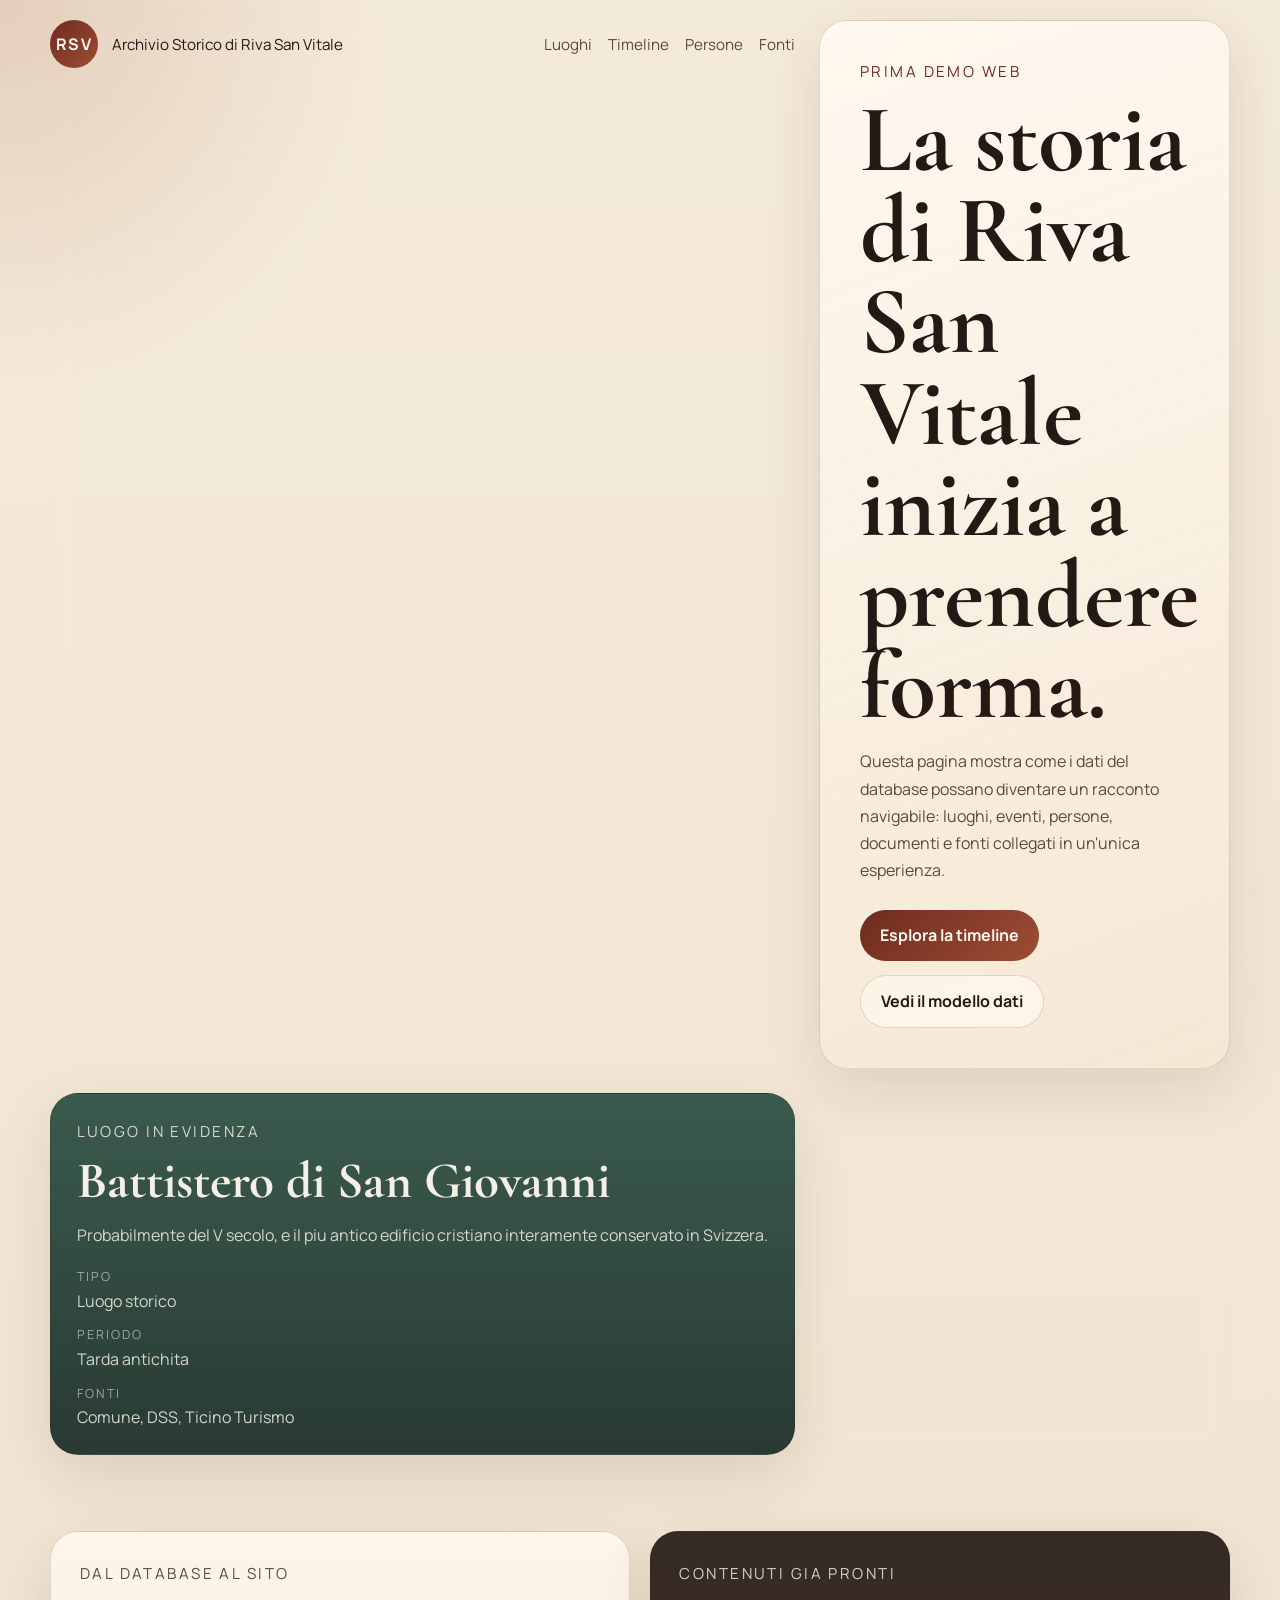
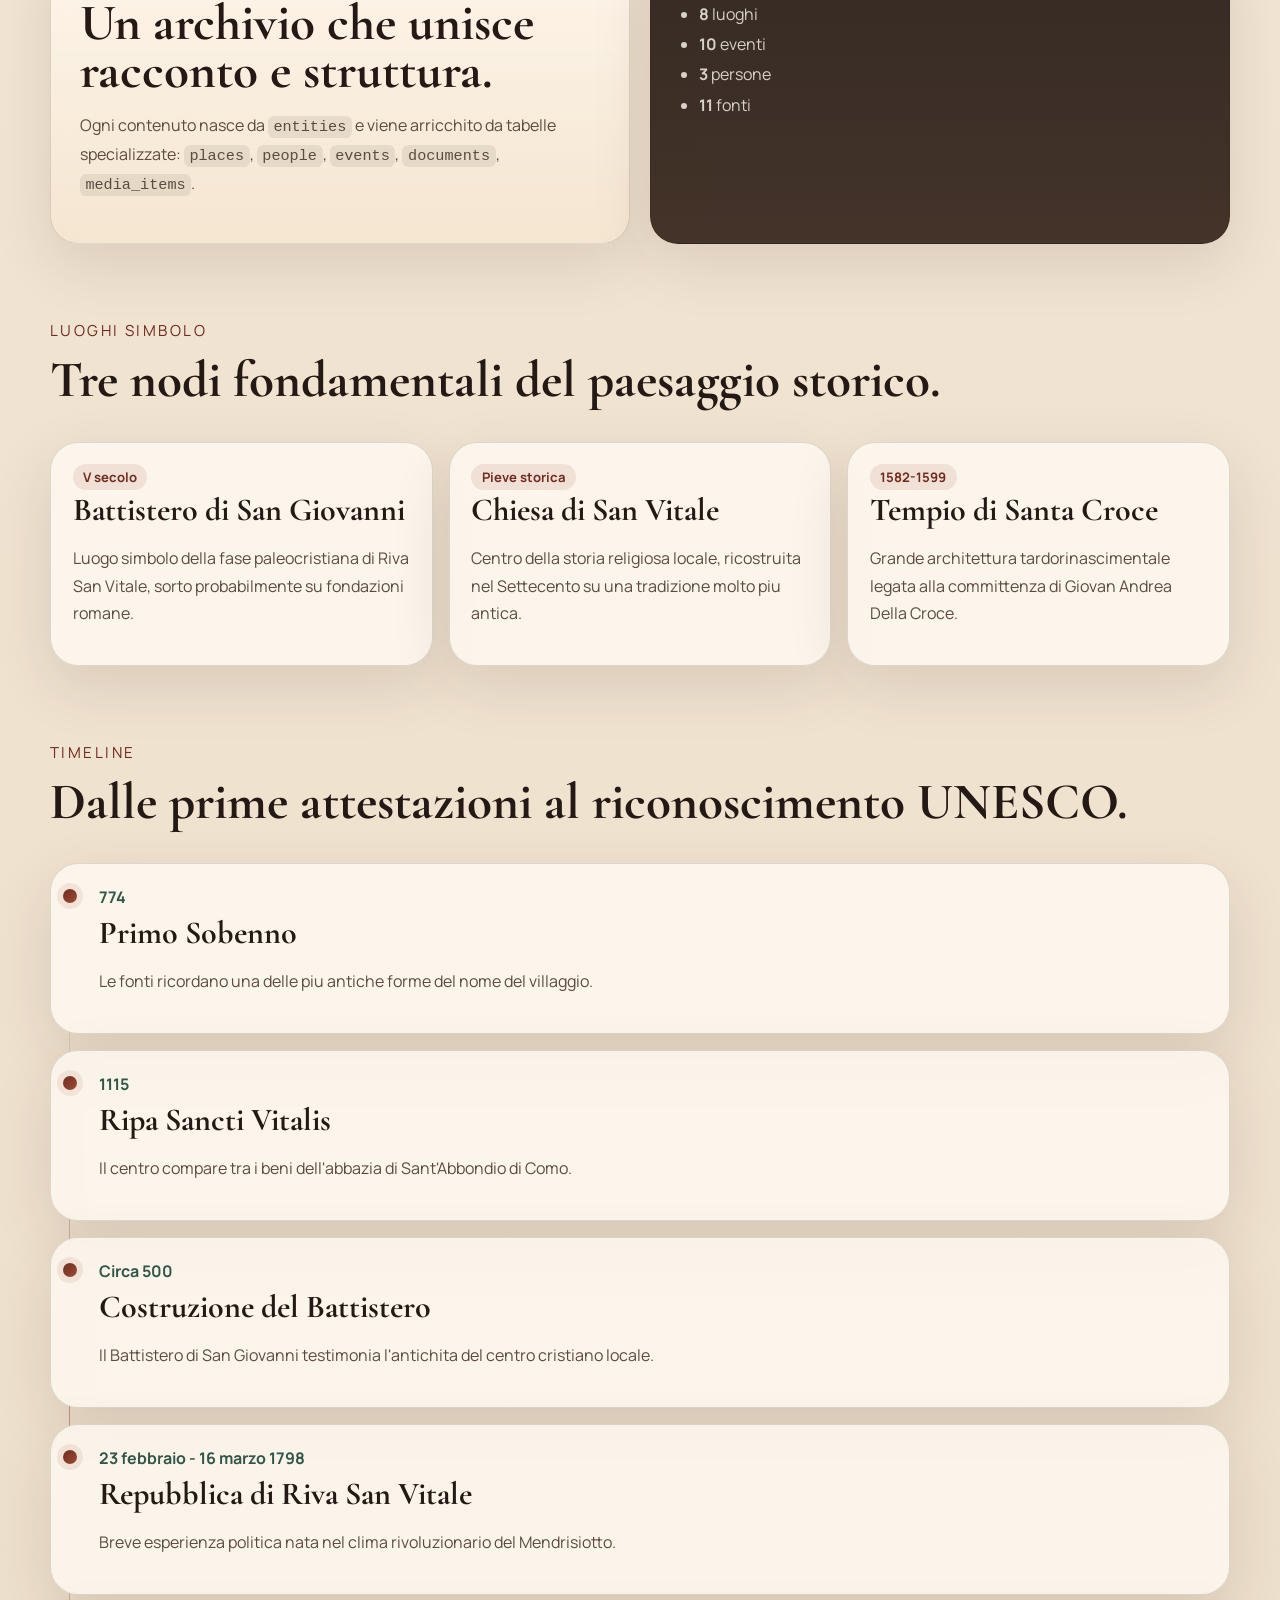
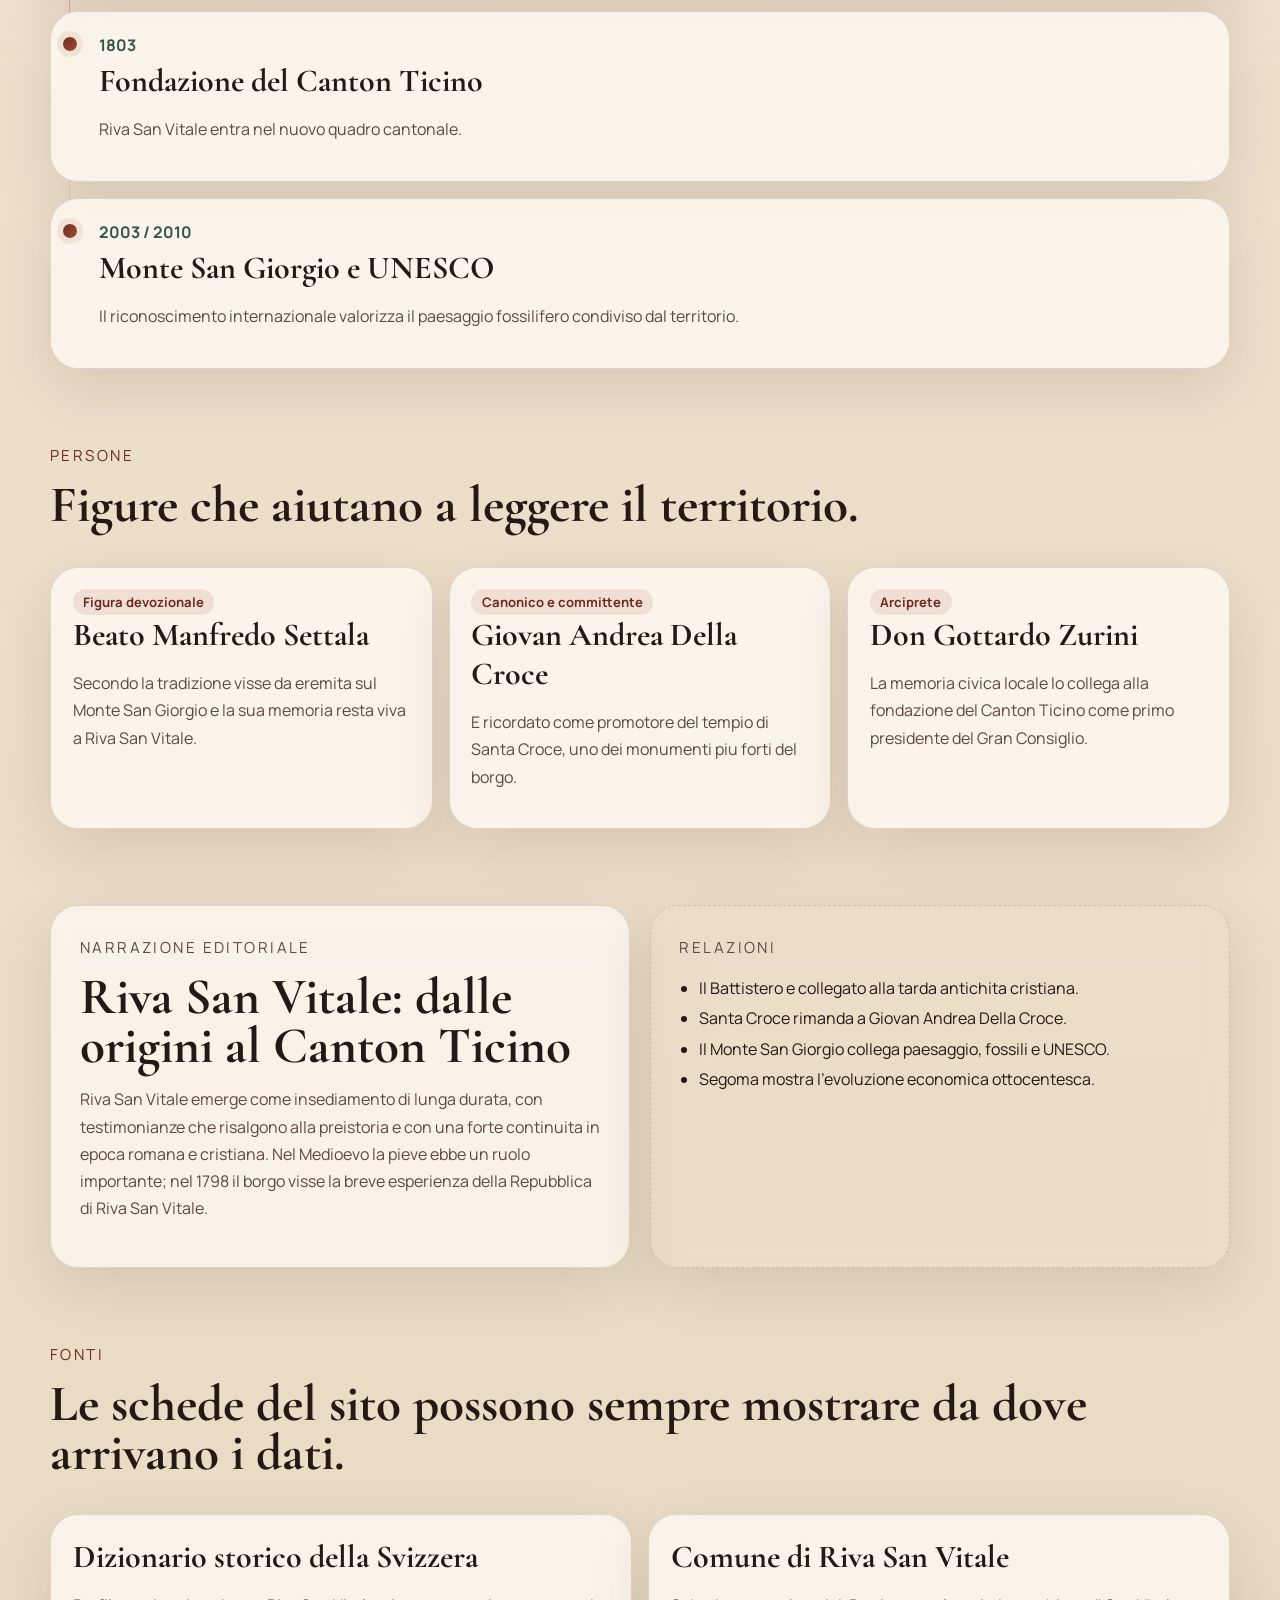
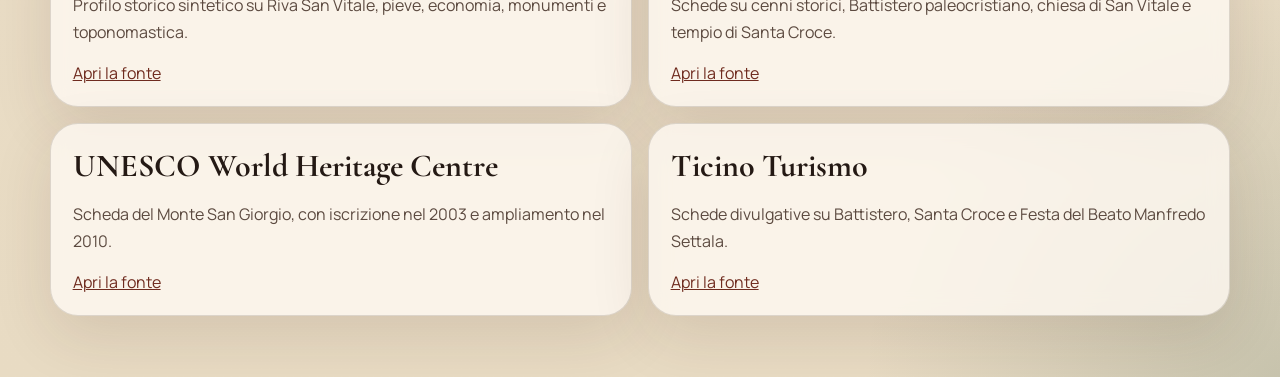
<file: web/index.html>
<!DOCTYPE html>
<html lang="it">
<head>
  <meta charset="UTF-8">
  <meta name="viewport" content="width=device-width, initial-scale=1.0">
  <title>Riva San Vitale | Demo Storica</title>
  <link rel="preconnect" href="https://fonts.googleapis.com">
  <link rel="preconnect" href="https://fonts.gstatic.com" crossorigin>
  <link href="https://fonts.googleapis.com/css2?family=Cormorant+Garamond:wght@500;600;700&family=Manrope:wght@400;500;600;700&display=swap" rel="stylesheet">
  <link rel="stylesheet" href="styles.css">
</head>
<body>
  <div class="page-shell">
    <header class="hero">
      <nav class="topbar">
        <div class="brand">
          <span class="brand-mark">RSV</span>
          <span class="brand-text">Archivio Storico di Riva San Vitale</span>
        </div>
        <div class="topbar-links">
          <a href="#luoghi">Luoghi</a>
          <a href="#timeline">Timeline</a>
          <a href="#persone">Persone</a>
          <a href="#fonti">Fonti</a>
        </div>
      </nav>

      <section class="hero-copy">
        <p class="eyebrow">Prima demo web</p>
        <h1>La storia di Riva San Vitale inizia a prendere forma.</h1>
        <p class="hero-lead">
          Questa pagina mostra come i dati del database possano diventare un racconto navigabile:
          luoghi, eventi, persone, documenti e fonti collegati in un'unica esperienza.
        </p>
        <div class="hero-actions">
          <a class="button button-primary" href="#timeline">Esplora la timeline</a>
          <a class="button button-secondary" href="#database-preview">Vedi il modello dati</a>
        </div>
      </section>

      <aside class="hero-card">
        <p class="hero-card-label">Luogo in evidenza</p>
        <h2>Battistero di San Giovanni</h2>
        <p>
          Probabilmente del V secolo, e il piu antico edificio cristiano interamente conservato in Svizzera.
        </p>
        <dl>
          <div>
            <dt>Tipo</dt>
            <dd>Luogo storico</dd>
          </div>
          <div>
            <dt>Periodo</dt>
            <dd>Tarda antichita</dd>
          </div>
          <div>
            <dt>Fonti</dt>
            <dd>Comune, DSS, Ticino Turismo</dd>
          </div>
        </dl>
      </aside>
    </header>

    <main>
      <section class="section intro-grid" id="database-preview">
        <article class="panel panel-warm">
          <p class="eyebrow">Dal database al sito</p>
          <h2>Un archivio che unisce racconto e struttura.</h2>
          <p>
            Ogni contenuto nasce da <code>entities</code> e viene arricchito da tabelle specializzate:
            <code>places</code>, <code>people</code>, <code>events</code>, <code>documents</code>, <code>media_items</code>.
          </p>
        </article>
        <article class="panel panel-dark">
          <p class="eyebrow">Contenuti gia pronti</p>
          <ul class="stat-list">
            <li><strong>8</strong> luoghi</li>
            <li><strong>10</strong> eventi</li>
            <li><strong>3</strong> persone</li>
            <li><strong>11</strong> fonti</li>
          </ul>
        </article>
      </section>

      <section class="section" id="luoghi">
        <div class="section-heading">
          <p class="eyebrow">Luoghi simbolo</p>
          <h2>Tre nodi fondamentali del paesaggio storico.</h2>
        </div>
        <div class="card-grid" id="places-grid"></div>
      </section>

      <section class="section timeline-section" id="timeline">
        <div class="section-heading">
          <p class="eyebrow">Timeline</p>
          <h2>Dalle prime attestazioni al riconoscimento UNESCO.</h2>
        </div>
        <div class="timeline" id="timeline-list"></div>
      </section>

      <section class="section" id="persone">
        <div class="section-heading">
          <p class="eyebrow">Persone</p>
          <h2>Figure che aiutano a leggere il territorio.</h2>
        </div>
        <div class="people-grid" id="people-grid"></div>
      </section>

      <section class="section split-layout">
        <article class="panel panel-plain">
          <p class="eyebrow">Narrazione editoriale</p>
          <h2>Riva San Vitale: dalle origini al Canton Ticino</h2>
          <p>
            Riva San Vitale emerge come insediamento di lunga durata, con testimonianze che risalgono alla
            preistoria e con una forte continuita in epoca romana e cristiana. Nel Medioevo la pieve ebbe un
            ruolo importante; nel 1798 il borgo visse la breve esperienza della Repubblica di Riva San Vitale.
          </p>
        </article>
        <article class="panel panel-outline">
          <p class="eyebrow">Relazioni</p>
          <ul class="link-list">
            <li>Il Battistero e collegato alla tarda antichita cristiana.</li>
            <li>Santa Croce rimanda a Giovan Andrea Della Croce.</li>
            <li>Il Monte San Giorgio collega paesaggio, fossili e UNESCO.</li>
            <li>Segoma mostra l'evoluzione economica ottocentesca.</li>
          </ul>
        </article>
      </section>

      <section class="section" id="fonti">
        <div class="section-heading">
          <p class="eyebrow">Fonti</p>
          <h2>Le schede del sito possono sempre mostrare da dove arrivano i dati.</h2>
        </div>
        <div class="sources-list" id="sources-list"></div>
      </section>
    </main>
  </div>

  <script src="app.js"></script>
</body>
</html>
</file>
<file: web/styles.css>
:root {
  --bg: #efe2cf;
  --bg-alt: #e3d2b7;
  --panel: rgba(255, 249, 240, 0.72);
  --panel-strong: #f8efe1;
  --ink: #241914;
  --muted: #5c4a40;
  --line: rgba(36, 25, 20, 0.14);
  --accent: #9d4d34;
  --accent-dark: #6f2b1f;
  --forest: #325547;
  --shadow: 0 20px 60px rgba(63, 37, 24, 0.12);
}

* {
  box-sizing: border-box;
}

html {
  scroll-behavior: smooth;
}

body {
  margin: 0;
  color: var(--ink);
  background:
    radial-gradient(circle at top left, rgba(157, 77, 52, 0.18), transparent 24rem),
    radial-gradient(circle at bottom right, rgba(50, 85, 71, 0.18), transparent 26rem),
    linear-gradient(180deg, #f4ead9 0%, var(--bg) 46%, #e8dbc3 100%);
  font-family: "Manrope", sans-serif;
}

.page-shell {
  width: min(1180px, calc(100% - 2rem));
  margin: 0 auto;
  padding: 1.25rem 0 4rem;
}

.topbar,
.hero,
.panel,
.place-card,
.person-card,
.timeline-item,
.source-card {
  backdrop-filter: blur(10px);
}

.topbar {
  display: flex;
  justify-content: space-between;
  align-items: center;
  gap: 1rem;
  margin-bottom: 3rem;
}

.brand {
  display: flex;
  align-items: center;
  gap: 0.85rem;
}

.brand-mark {
  display: inline-grid;
  place-items: center;
  width: 3rem;
  height: 3rem;
  border-radius: 999px;
  background: linear-gradient(135deg, var(--accent-dark), var(--accent));
  color: #fff7ef;
  font-weight: 700;
  letter-spacing: 0.08em;
}

.brand-text,
.topbar-links a,
.eyebrow,
.hero-card-label,
code {
  font-size: 0.95rem;
}

.topbar-links {
  display: flex;
  gap: 1rem;
  flex-wrap: wrap;
}

.topbar-links a {
  color: var(--muted);
  text-decoration: none;
}

.hero {
  display: grid;
  grid-template-columns: minmax(0, 1.45fr) minmax(290px, 0.8fr);
  gap: 1.5rem;
  align-items: start;
}

.hero-copy,
.hero-card,
.panel,
.place-card,
.person-card,
.timeline-item,
.source-card {
  border: 1px solid var(--line);
  border-radius: 28px;
  box-shadow: var(--shadow);
}

.hero-copy {
  padding: 2.5rem;
  background: linear-gradient(160deg, rgba(255, 249, 240, 0.92), rgba(245, 231, 212, 0.78));
}

.hero-card {
  padding: 1.6rem;
  background: linear-gradient(180deg, rgba(50, 85, 71, 0.96), rgba(32, 51, 44, 0.96));
  color: #f6efe6;
}

.eyebrow,
.hero-card-label {
  text-transform: uppercase;
  letter-spacing: 0.16em;
  color: var(--accent-dark);
  margin: 0 0 0.75rem;
}

.hero-card-label {
  color: rgba(246, 239, 230, 0.72);
}

h1,
h2 {
  margin: 0;
  font-family: "Cormorant Garamond", serif;
  line-height: 0.95;
}

h1 {
  font-size: clamp(3.2rem, 8vw, 6rem);
  max-width: 10ch;
  margin-bottom: 1rem;
}

h2 {
  font-size: clamp(2rem, 4vw, 3.4rem);
  margin-bottom: 0.8rem;
}

.hero-lead,
.panel p,
.place-card p,
.person-card p,
.timeline-item p,
.source-card p,
.hero-card p {
  line-height: 1.7;
  color: var(--muted);
}

.hero-card p,
.hero-card dd {
  color: rgba(246, 239, 230, 0.84);
}

.hero-actions {
  display: flex;
  gap: 0.9rem;
  margin-top: 1.6rem;
  flex-wrap: wrap;
}

.button {
  display: inline-flex;
  align-items: center;
  justify-content: center;
  padding: 0.9rem 1.25rem;
  border-radius: 999px;
  text-decoration: none;
  font-weight: 700;
}

.button-primary {
  background: linear-gradient(135deg, var(--accent-dark), var(--accent));
  color: #fff7ef;
}

.button-secondary {
  border: 1px solid var(--line);
  color: var(--ink);
  background: rgba(255, 248, 238, 0.75);
}

.hero-card dl {
  margin: 1.2rem 0 0;
  display: grid;
  gap: 0.9rem;
}

.hero-card dt {
  font-size: 0.78rem;
  text-transform: uppercase;
  letter-spacing: 0.16em;
  color: rgba(246, 239, 230, 0.58);
}

.hero-card dd {
  margin: 0.3rem 0 0;
}

.section {
  margin-top: 4.75rem;
}

.section-heading {
  display: grid;
  gap: 0.2rem;
  margin-bottom: 1.5rem;
}

.intro-grid,
.split-layout {
  display: grid;
  grid-template-columns: repeat(2, minmax(0, 1fr));
  gap: 1.2rem;
}

.panel {
  padding: 1.8rem;
}

.panel-warm {
  background: linear-gradient(180deg, rgba(255, 247, 237, 0.94), rgba(245, 230, 208, 0.75));
}

.panel-dark {
  background: linear-gradient(180deg, rgba(44, 34, 28, 0.96), rgba(60, 44, 34, 0.96));
  color: #fbf5ef;
}

.panel-dark .eyebrow,
.panel-dark p,
.panel-dark li {
  color: rgba(251, 245, 239, 0.82);
}

.panel-plain {
  background: rgba(255, 251, 245, 0.7);
}

.panel-outline {
  background: transparent;
  border-style: dashed;
}

.stat-list,
.link-list {
  margin: 0;
  padding-left: 1.2rem;
  line-height: 1.9;
}

.card-grid,
.people-grid,
.sources-list {
  display: grid;
  gap: 1rem;
}

.card-grid {
  grid-template-columns: repeat(3, minmax(0, 1fr));
}

.people-grid {
  grid-template-columns: repeat(3, minmax(0, 1fr));
}

.sources-list {
  grid-template-columns: repeat(2, minmax(0, 1fr));
}

.place-card,
.person-card,
.source-card,
.timeline-item {
  background: rgba(255, 250, 244, 0.78);
  padding: 1.35rem;
}

.place-card h3,
.person-card h3,
.source-card h3,
.timeline-item h3 {
  font-family: "Cormorant Garamond", serif;
  font-size: 2rem;
  margin: 0 0 0.35rem;
}

.tag {
  display: inline-flex;
  align-items: center;
  padding: 0.25rem 0.65rem;
  border-radius: 999px;
  background: rgba(157, 77, 52, 0.12);
  color: var(--accent-dark);
  font-size: 0.82rem;
  font-weight: 700;
}

.timeline {
  position: relative;
  display: grid;
  gap: 1rem;
}

.timeline::before {
  content: "";
  position: absolute;
  left: 1.2rem;
  top: 0.25rem;
  bottom: 0.25rem;
  width: 1px;
  background: linear-gradient(180deg, rgba(157, 77, 52, 0), rgba(157, 77, 52, 0.5), rgba(157, 77, 52, 0));
}

.timeline-item {
  position: relative;
  padding-left: 3rem;
}

.timeline-item::before {
  content: "";
  position: absolute;
  left: 0.75rem;
  top: 1.55rem;
  width: 0.9rem;
  height: 0.9rem;
  border-radius: 999px;
  background: linear-gradient(135deg, var(--accent-dark), var(--accent));
  box-shadow: 0 0 0 6px rgba(157, 77, 52, 0.1);
}

.timeline-date {
  display: inline-block;
  margin-bottom: 0.35rem;
  color: var(--forest);
  font-weight: 700;
}

.source-card a {
  color: var(--accent-dark);
}

code {
  background: rgba(36, 25, 20, 0.08);
  border-radius: 0.4rem;
  padding: 0.12rem 0.35rem;
}

@media (max-width: 900px) {
  .hero,
  .intro-grid,
  .split-layout,
  .card-grid,
  .people-grid,
  .sources-list {
    grid-template-columns: 1fr;
  }

  .topbar {
    align-items: flex-start;
    flex-direction: column;
  }
}

@media (max-width: 640px) {
  .page-shell {
    width: min(100% - 1rem, 1180px);
    padding-top: 0.75rem;
  }

  .hero-copy,
  .hero-card,
  .panel,
  .place-card,
  .person-card,
  .timeline-item,
  .source-card {
    border-radius: 22px;
  }

  .hero-copy {
    padding: 1.4rem;
  }

  h1 {
    max-width: none;
  }
}
</file>
